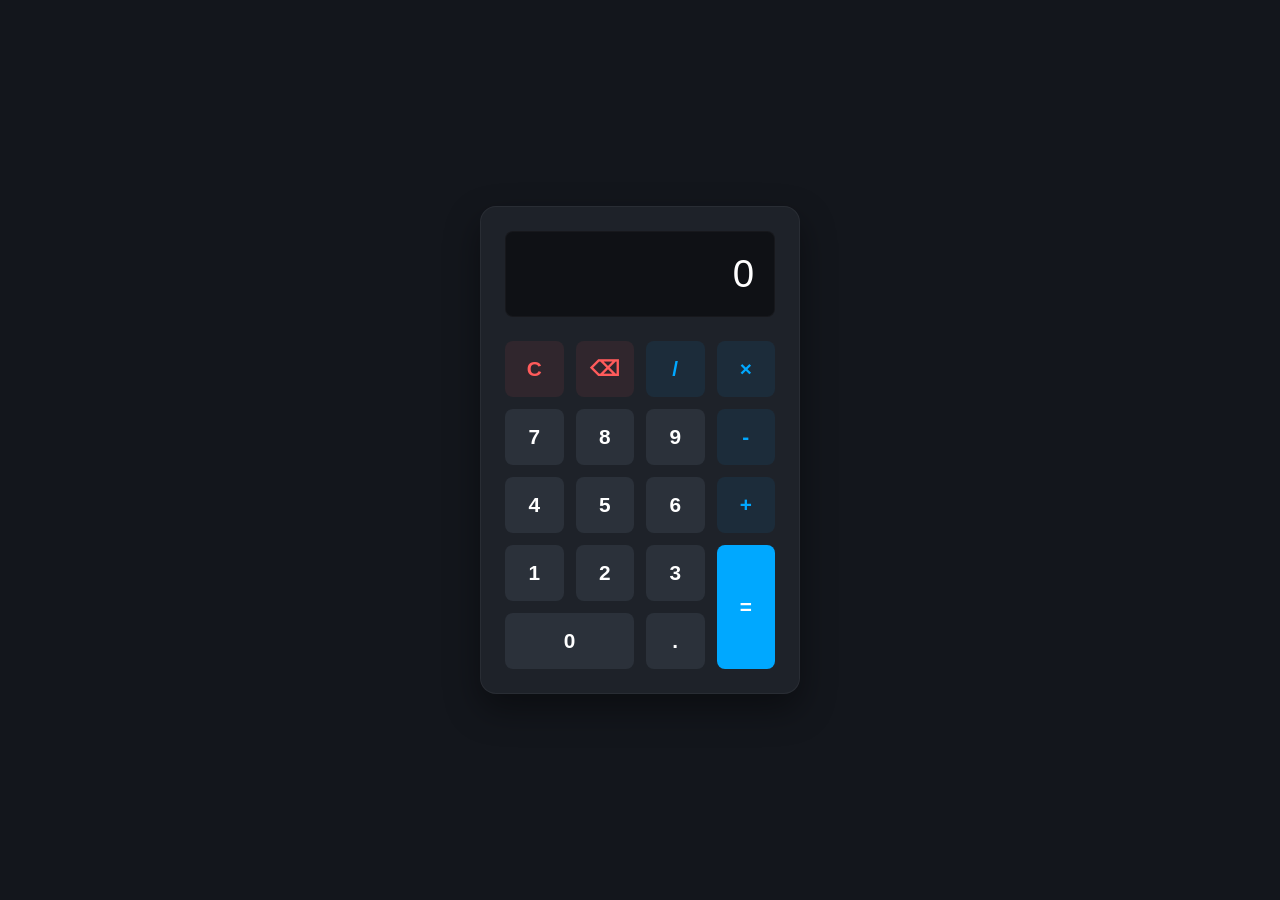
<file: calculator_index.html>
<!DOCTYPE html>
<html lang="en">
<head>
    <meta charset="UTF-8">
    <meta name="viewport" content="width=device-width, initial-scale=1.0">
    <title>Interactive Grid Calculator</title>
    <link rel="stylesheet" href="calculator_style.css">
</head>
<body>

    <div class="calculator-container">
        <div class="calculator">
            <!-- Screen Display -->
            <div class="display" id="display">0</div>
            
            <!-- Button Pad (CSS Grid) -->
            <div class="buttons-grid">
                <button class="btn ctrl" data-action="clear">C</button>
                <button class="btn ctrl" data-action="backspace">⌫</button>
                <button class="btn op" data-action="operator" data-val="/">/</button>
                <button class="btn op" data-action="operator" data-val="*">×</button>

                <button class="btn num" data-val="7">7</button>
                <button class="btn num" data-val="8">8</button>
                <button class="btn num" data-val="9">9</button>
                <button class="btn op" data-action="operator" data-val="-">-</button>

                <button class="btn num" data-val="4">4</button>
                <button class="btn num" data-val="5">5</button>
                <button class="btn num" data-val="6">6</button>
                <button class="btn op" data-action="operator" data-val="+">+</button>

                <button class="btn num" data-val="1">1</button>
                <button class="btn num" data-val="2">2</button>
                <button class="btn num" data-val="3">3</button>
                
                <!-- Equals Key spans rows dynamically -->
                <button class="btn eq" id="equals">=</button>

                <button class="btn num zero" data-val="0">0</button>
                <button class="btn num" data-val=".">.</button>
            </div>
        </div>
    </div>

    <script src="calculator_script.js"></script>
</body>
</html>
</file>
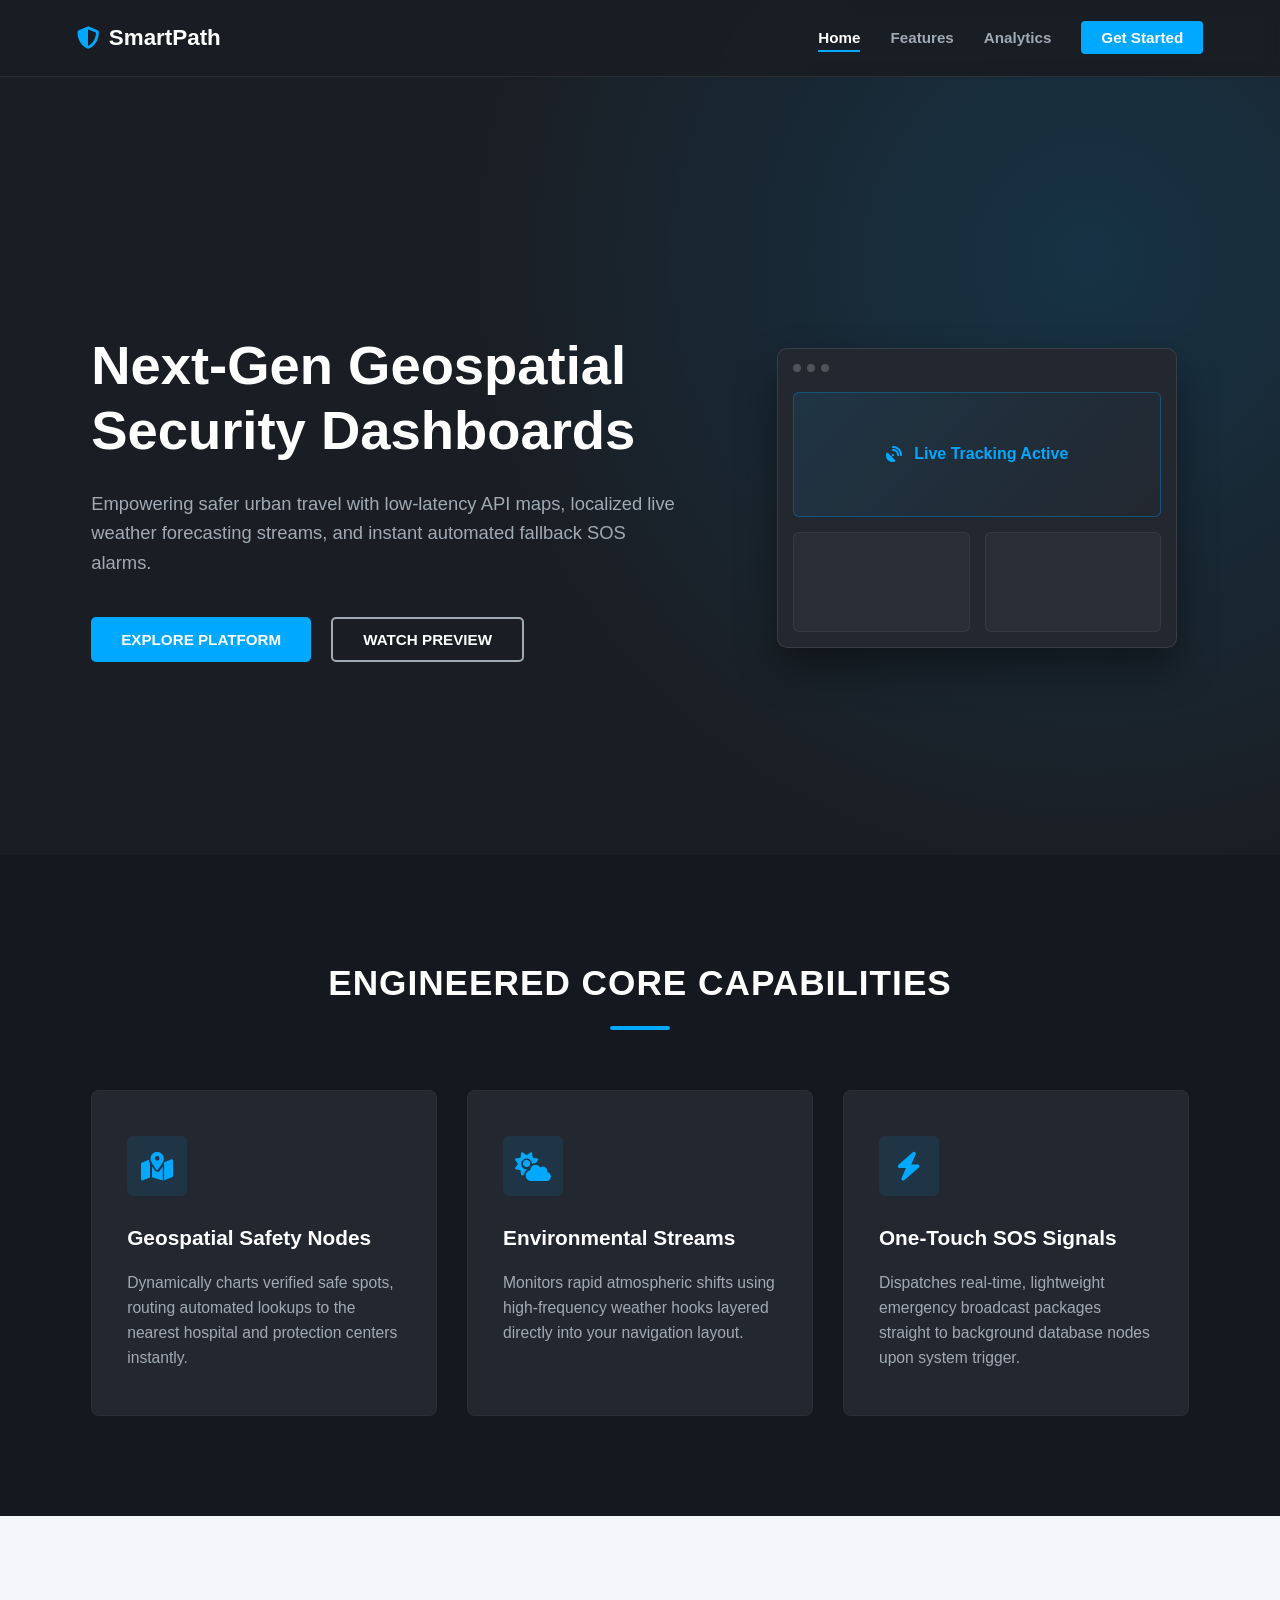
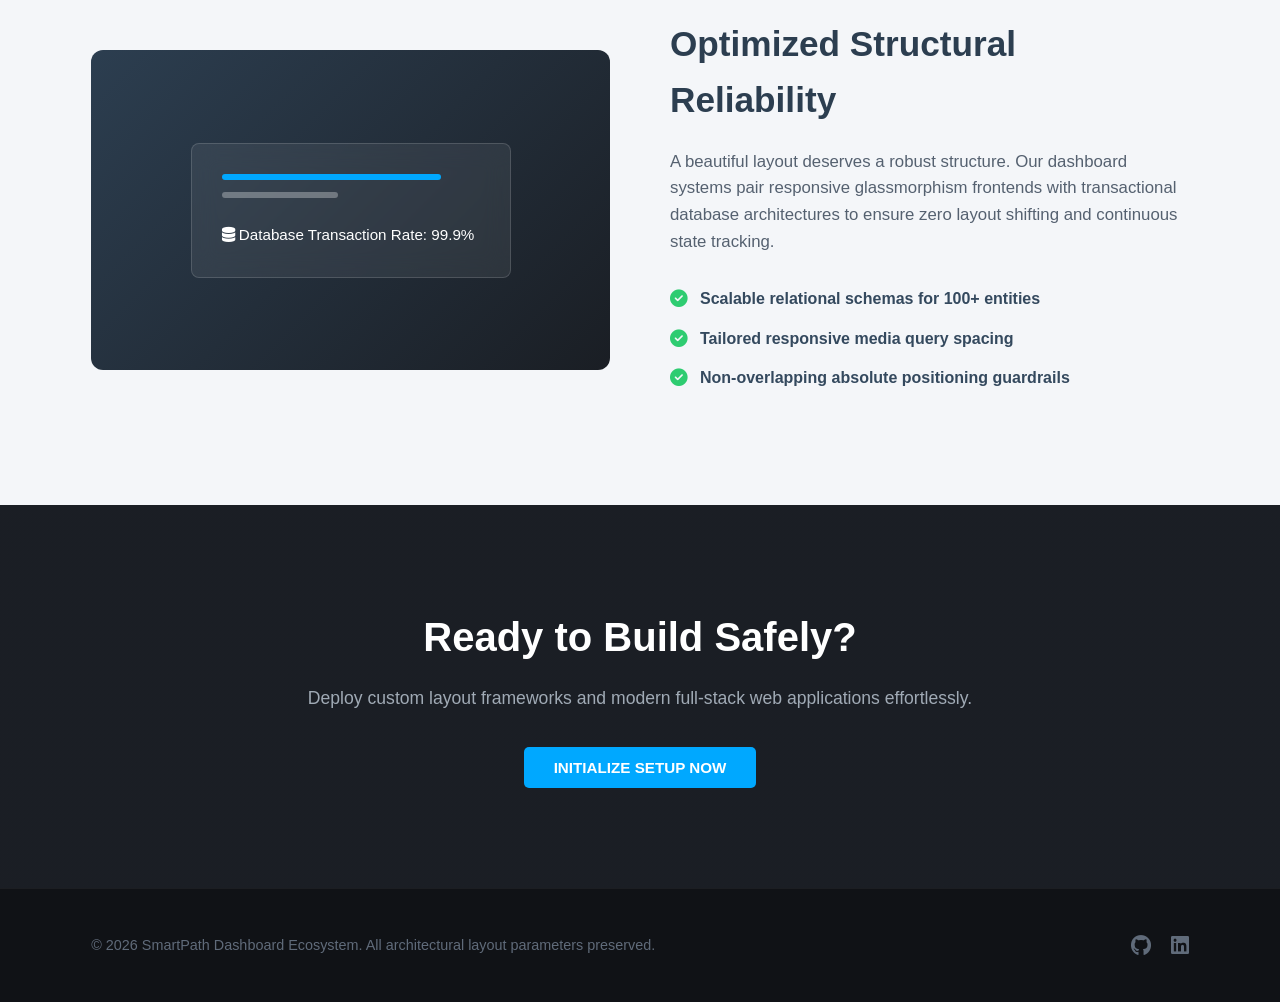
<file: landingpage_index.html>
<!DOCTYPE html>
<html lang="en">
<head>
    <meta charset="UTF-8">
    <meta name="viewport" content="width=device-width, initial-scale=1.0">
    <title>SmartPath | Smart Security Hub</title>
    <link rel="stylesheet" href="landingpage_style.css">
    <!-- Font Awesome Icons for visual elements -->
    <link rel="stylesheet" href="https://cdnjs.cloudflare.com/ajax/libs/font-awesome/6.4.0/css/all.min.css">
</head>
<body>

    <!-- 1. HEADER SECTION (Navbar) -->
    <header class="main-header">
        <div class="logo">
            <i class="fa-solid fa-shield-halved"></i> <span>SmartPath</span>
        </div>
        <nav>
            <ul class="nav-menu">
                <li><a href="#hero" class="nav-link active">Home</a></li>
                <li><a href="#features" class="nav-link">Features</a></li>
                <li><a href="#metrics" class="nav-link">Analytics</a></li>
                <li><a href="#cta" class="nav-link nav-btn">Get Started</a></li>
            </ul>
        </nav>
    </header>

    <!-- 2. HERO SECTION -->
    <section id="hero" class="hero-section">
        <div class="container hero-container">
            <div class="hero-text-box">
                <h1>Next-Gen Geospatial Security Dashboards</h1>
                <p>Empowering safer urban travel with low-latency API maps, localized live weather forecasting streams, and instant automated fallback SOS alarms.</p>
                <div class="hero-buttons">
                    <button class="btn btn-primary" id="exploreBtn">Explore Platform</button>
                    <button class="btn btn-secondary" id="demoBtn">Watch Preview</button>
                </div>
            </div>
            <div class="hero-visual-box">
                <!-- Conceptual framework preview box -->
                <div class="dashboard-mockup">
                    <div class="mockup-topbar">
                        <span class="dot"></span><span class="dot"></span><span class="dot"></span>
                    </div>
                    <div class="mockup-body">
                        <div class="mockup-card highlight">
                            <i class="fa-solid fa-satellite-dish"></i>
                            <span>Live Tracking Active</span>
                        </div>
                        <div class="mockup-card"></div>
                        <div class="mockup-card"></div>
                    </div>
                </div>
            </div>
        </div>
    </section>

    <!-- 3. FEATURES SECTION (Columns & Flex Elements) -->
    <section id="features" class="features-section">
        <div class="container">
            <div class="section-title">
                <h2>Engineered Core Capabilities</h2>
                <div class="underline"></div>
            </div>
            
            <div class="features-grid">
                <!-- Column 1 -->
                <div class="feature-card">
                    <div class="icon-wrapper"><i class="fa-solid fa-map-location-dot"></i></div>
                    <h3>Geospatial Safety Nodes</h3>
                    <p>Dynamically charts verified safe spots, routing automated lookups to the nearest hospital and protection centers instantly.</p>
                </div>
                <!-- Column 2 -->
                <div class="feature-card">
                    <div class="icon-wrapper"><i class="fa-solid fa-cloud-sun"></i></div>
                    <h3>Environmental Streams</h3>
                    <p>Monitors rapid atmospheric shifts using high-frequency weather hooks layered directly into your navigation layout.</p>
                </div>
                <!-- Column 3 -->
                <div class="feature-card">
                    <div class="icon-wrapper"><i class="fa-solid fa-bolt"></i></div>
                    <h3>One-Touch SOS Signals</h3>
                    <p>Dispatches real-time, lightweight emergency broadcast packages straight to background database nodes upon system trigger.</p>
                </div>
            </div>
        </div>
    </section>

    <!-- 4. ANALYTICS / INFO SECTION (Split Row Layout) -->
    <section id="metrics" class="info-section">
        <div class="container info-container">
            <div class="info-graphics">
                <div class="data-glass-box">
                    <div class="chart-line"></div>
                    <div class="chart-line short"></div>
                    <p class="glass-text"><i class="fa-solid fa-database"></i> Database Transaction Rate: 99.9%</p>
                </div>
            </div>
            <div class="info-text">
                <h2>Optimized Structural Reliability</h2>
                <p>A beautiful layout deserves a robust structure. Our dashboard systems pair responsive glassmorphism frontends with transactional database architectures to ensure zero layout shifting and continuous state tracking.</p>
                <ul class="check-list">
                    <li><i class="fa-solid fa-circle-check"></i> Scalable relational schemas for 100+ entities</li>
                    <li><i class="fa-solid fa-circle-check"></i> Tailored responsive media query spacing</li>
                    <li><i class="fa-solid fa-circle-check"></i> Non-overlapping absolute positioning guardrails</li>
                </ul>
            </div>
        </div>
    </section>

    <!-- 5. CALL TO ACTION SECTION -->
    <section id="cta" class="cta-section">
        <div class="container">
            <div class="cta-box">
                <h2>Ready to Build Safely?</h2>
                <p>Deploy custom layout frameworks and modern full-stack web applications effortlessly.</p>
                <button class="btn btn-primary" id="ctaActionBtn">Initialize Setup Now</button>
            </div>
        </div>
    </section>

    <!-- 6. FOOTER SECTION -->
    <footer class="main-footer">
        <div class="container footer-container">
            <p>&copy; 2026 SmartPath Dashboard Ecosystem. All architectural layout parameters preserved.</p>
            <div class="footer-links">
                <a href="#"><i class="fa-brands fa-github"></i></a>
                <a href="#"><i class="fa-brands fa-linkedin"></i></a>
            </div>
        </div>
    </footer>

    <script src="landingpage_script.js"></script>
</body>
</html>
</file>
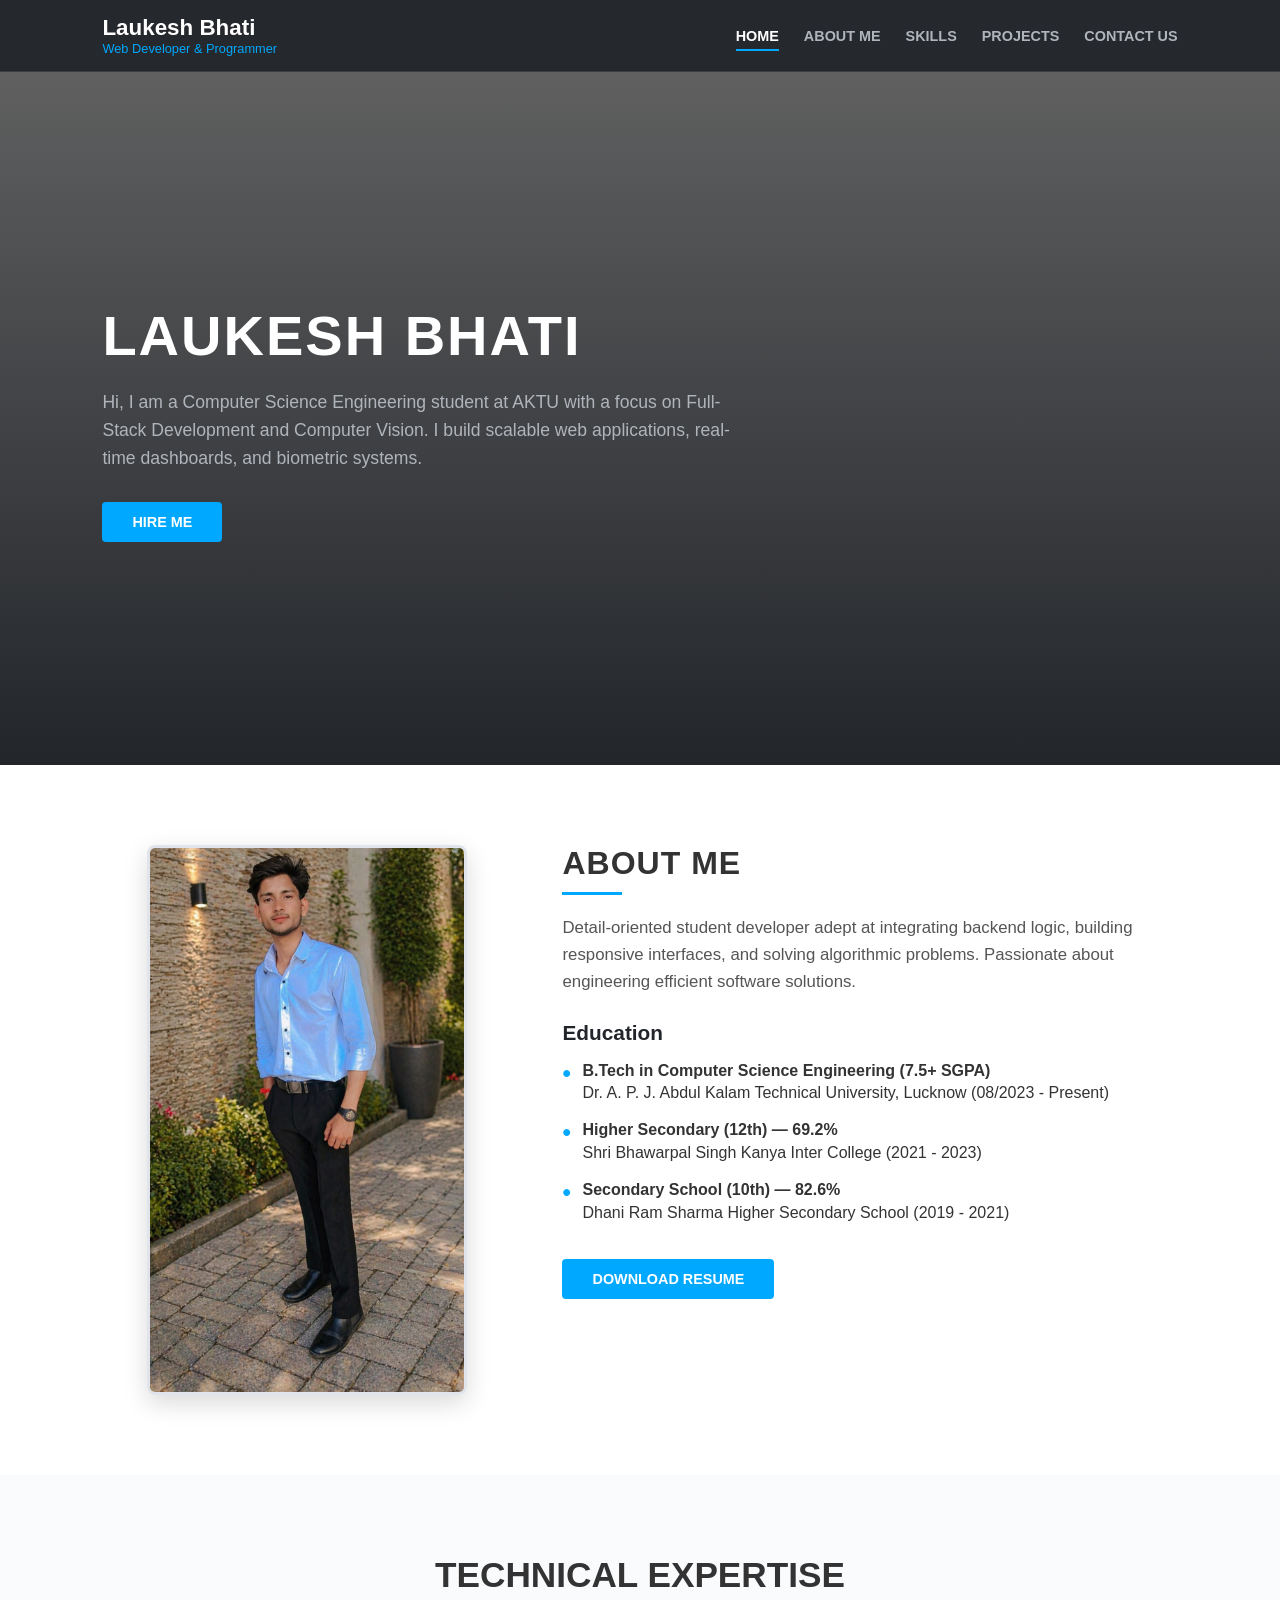
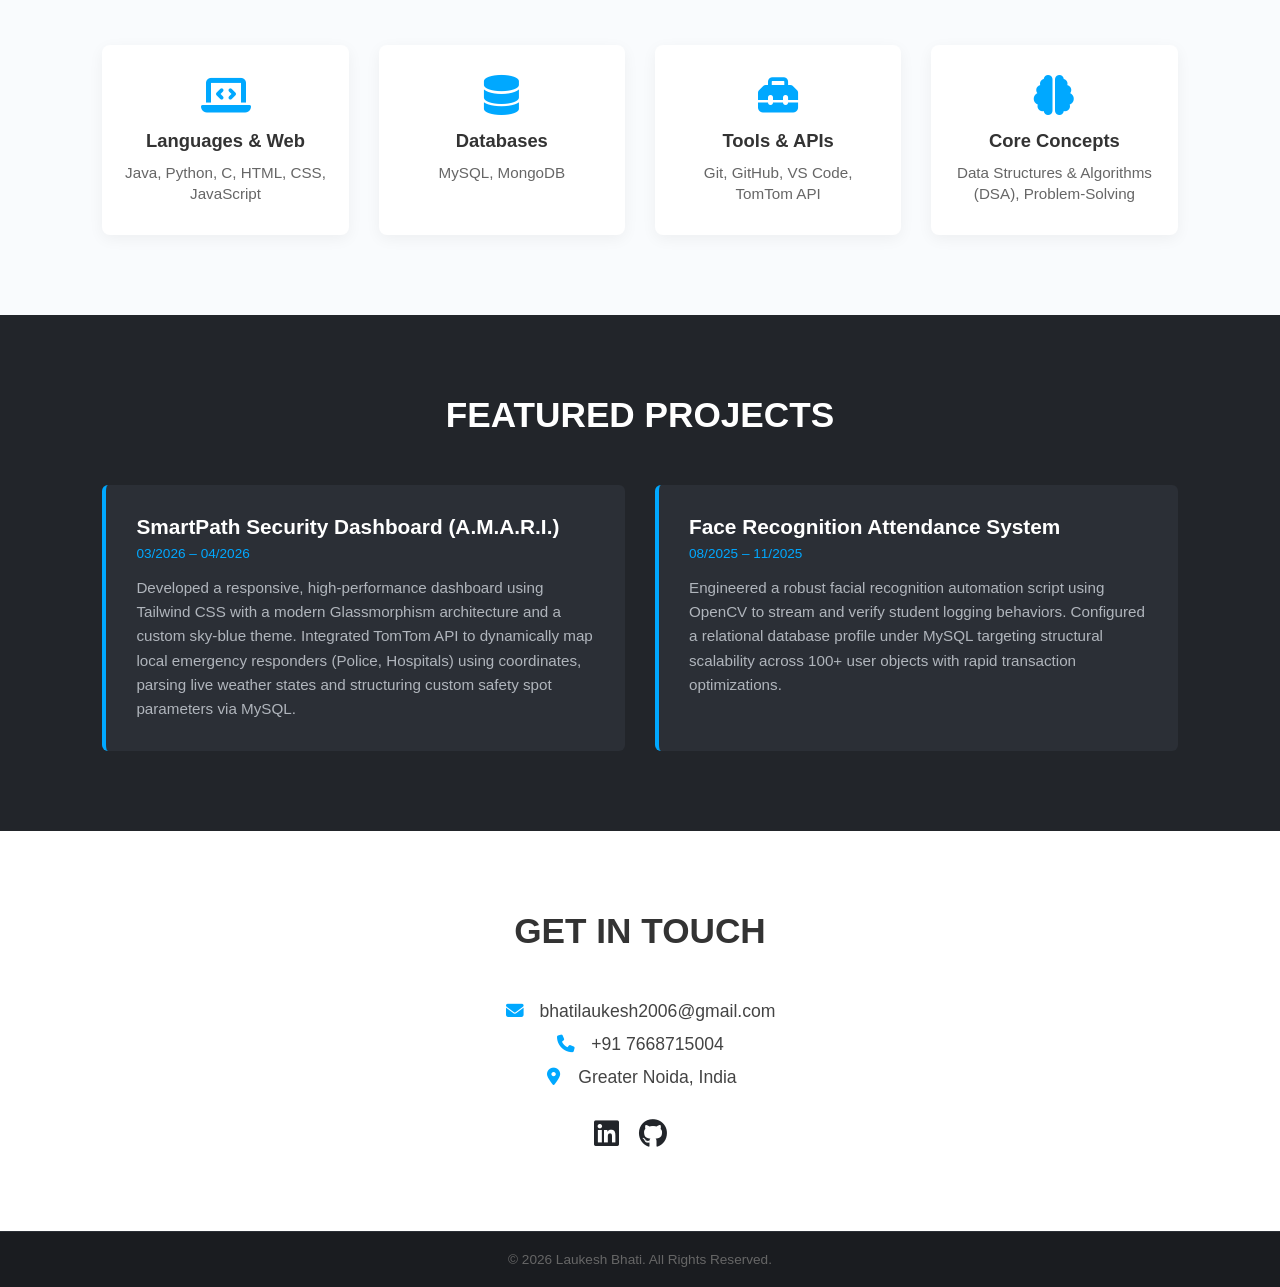
<file: portfolio_index.html>
<!DOCTYPE html>
<html lang="en">
<head>
    <meta charset="UTF-8">
    <meta name="viewport" content="width=device-width, initial-scale=1.0">
    <title>Laukesh Bhati | Portfolio</title>
    <link rel="stylesheet" href="portfolio_style.css">
    <!-- FontAwesome for icons -->
    <link rel="stylesheet" href="https://cdnjs.cloudflare.com/ajax/libs/font-awesome/6.4.0/css/all.min.css">
</head>
<body>

    <!-- NAVBAR -->
    <header class="navbar">
        <div class="logo">
            <h2>Laukesh Bhati</h2>
            <p>Web Developer & Programmer</p>
        </div>
        <nav>
            <ul class="nav-links">
                <li><a href="#home" class="active">Home</a></li>
                <li><a href="#about">About Me</a></li>
                <li><a href="#skills">Skills</a></li>
                <li><a href="#projects">Projects</a></li>
                <li><a href="#contact">Contact Us</a></li>
            </ul>
        </nav>
    </header>

    <!-- HERO SECTION -->
    <section id="home" class="hero-section">
        <div class="hero-content">
            <h1>LAUKESH BHATI</h1>
            <p class="hero-subtitle">
                Hi, I am a Computer Science Engineering student at AKTU with a focus on Full-Stack Development and Computer Vision. 
                I build scalable web applications, real-time dashboards, and biometric systems.
            </p>
            <a href="#contact" class="btn btn-primary">Hire Me</a>
        </div>
    </section>

    <!-- ABOUT ME SECTION -->
    <section id="about" class="about-section">
        <div class="about-container">
            <div class="about-image-box">
                <!-- Replace the old icon placeholder with your actual photo -->
                <img src="Laukesh bhati.jpeg" alt="Laukesh Bhati" class="profile-photo">
            </div>
        
            <div class="about-text-box">
            <!-- Leave the rest of your text box code exactly as it is -->
            <h2>ABOUT ME</h2>
                <div class="blue-line"></div>
                <p class="summary-text">
                    Detail-oriented student developer adept at integrating backend logic, building responsive interfaces, 
                    and solving algorithmic problems. Passionate about engineering efficient software solutions.
                </p>
                
                <div class="education-block">
                    <h3>Education</h3>
                    <ul>
                        <li>
                            <strong>B.Tech in Computer Science Engineering (7.5+ SGPA)</strong><br>
                            Dr. A. P. J. Abdul Kalam Technical University, Lucknow (08/2023 - Present)
                        </li>
                        <li>
                            <strong>Higher Secondary (12th) — 69.2%</strong><br>
                            Shri Bhawarpal Singh Kanya Inter College (2021 - 2023)
                        </li>
                        <li>
                            <strong>Secondary School (10th) — 82.6%</strong><br>
                            Dhani Ram Sharma Higher Secondary School (2019 - 2021)
                        </li>
                    </ul>
                </div>

                <a href="mailto:bhatilaukesh2006@gmail.com" class="btn btn-secondary">Download Resume</a>
            </div>
        </div>
    </section>

    <!-- SKILLS SECTION -->
    <section id="skills" class="skills-section">
        <h2 class="section-title">Technical Expertise</h2>
        <div class="skills-grid">
            <div class="skill-card">
                <i class="fa-solid fa-laptop-code"></i>
                <h3>Languages & Web</h3>
                <p>Java, Python, C, HTML, CSS, JavaScript</p>
            </div>
            <div class="skill-card">
                <i class="fa-solid fa-database"></i>
                <h3>Databases</h3>
                <p>MySQL, MongoDB</p>
            </div>
            <div class="skill-card">
                <i class="fa-solid fa-toolbox"></i>
                <h3>Tools & APIs</h3>
                <p>Git, GitHub, VS Code, TomTom API</p>
            </div>
            <div class="skill-card">
                <i class="fa-solid fa-brain"></i>
                <h3>Core Concepts</h3>
                <p>Data Structures & Algorithms (DSA), Problem-Solving</p>
            </div>
        </div>
    </section>

    <!-- PROJECTS SECTION -->
    <section id="projects" class="projects-section">
        <h2 class="section-title">Featured Projects</h2>
        <div class="projects-container">
            
            <div class="project-card">
                <h3>SmartPath Security Dashboard (A.M.A.R.I.)</h3>
                <span class="project-date">03/2026 – 04/2026</span>
                <p>Developed a responsive, high-performance dashboard using Tailwind CSS with a modern Glassmorphism architecture and a custom sky-blue theme. Integrated TomTom API to dynamically map local emergency responders (Police, Hospitals) using coordinates, parsing live weather states and structuring custom safety spot parameters via MySQL.</p>
            </div>

            <div class="project-card">
                <h3>Face Recognition Attendance System</h3>
                <span class="project-date">08/2025 – 11/2025</span>
                <p>Engineered a robust facial recognition automation script using OpenCV to stream and verify student logging behaviors. Configured a relational database profile under MySQL targeting structural scalability across 100+ user objects with rapid transaction optimizations.</p>
            </div>

        </div>
    </section>

    <!-- CONTACT SECTION -->
    <section id="contact" class="contact-section">
        <h2 class="section-title">Get In Touch</h2>
        <div class="contact-container">
            <div class="contact-info">
                <p><i class="fa-solid fa-envelope"></i> bhatilaukesh2006@gmail.com</p>
                <p><i class="fa-solid fa-phone"></i> +91 7668715004</p>
                <p><i class="fa-solid fa-location-dot"></i> Greater Noida, India</p>
            </div>
            <div class="social-links">
                <a href="https://linkedin.com/in/laukesh-bhati-39267b36a" target="_blank" class="social-icon"><i class="fa-brands fa-linkedin"></i></a>
                <a href="https://github.com/Laukesh-bhati11" target="_blank" class="social-icon"><i class="fa-brands fa-github"></i></a>
                <a href="https://leetcode.com/u/Laukesh_bhati22" target="_blank" class="social-icon"><i class="fa-code"></i></a>
            </div>
        </div>
    </section>

    <!-- FOOTER -->
    <footer>
        <p>&copy; 2026 Laukesh Bhati. All Rights Reserved.</p>
    </footer>

    <script src="portfolio_script.js"></script>
</body>
</html>
</file>
<file: calculator_style.css>
/* --- UNIVERSAL RESET --- */
* {
    margin: 0;
    padding: 0;
    box-sizing: border-box;
    font-family: 'Segoe UI', Tahoma, Geneva, Verdana, sans-serif;
}

body {
    background-color: #13161c;
    display: flex;
    justify-content: center;
    align-items: center;
    min-height: 100vh;
}

.calculator-container {
    padding: 20px;
}

.calculator {
    background-color: #1e2229;
    width: 320px;
    border-radius: 16px;
    padding: 24px;
    box-shadow: 0 15px 35px rgba(0, 0, 0, 0.4);
    border: 1px solid rgba(255, 255, 255, 0.05);
}

/* SCREEN DISPLAY */
.display {
    background-color: #0f1115;
    color: #ffffff;
    font-size: 2.4rem;
    text-align: right;
    padding: 20px;
    border-radius: 8px;
    margin-bottom: 24px;
    overflow-x: auto;
    white-space: nowrap;
    border: 1px solid rgba(255, 255, 255, 0.03);
    min-height: 85px;
}

/* Hide display scrollbar */
.display::-webkit-scrollbar {
    display: none;
}

/* GRID LAYOUT FOR BUTTONS */
.buttons-grid {
    display: grid;
    grid-template-columns: repeat(4, 1fr);
    gap: 12px;
}

.btn {
    background-color: #2b313a;
    border: none;
    outline: none;
    color: #ffffff;
    font-size: 1.3rem;
    font-weight: 600;
    padding: 16px 0;
    border-radius: 8px;
    cursor: pointer;
    transition: all 0.2s ease;
}

.btn:hover {
    background-color: #38404c;
    transform: translateY(-2px);
}

.btn:active {
    transform: translateY(0);
}

/* CUSTOM BUTTON ALIGNMENTS & COLOR SCHEMES */
.zero {
    grid-column: span 2; /* Takes up two columns */
}

.eq {
    grid-row: span 2; /* Extends down across two rows */
    background-color: #00a8ff; /* Clean Sky-Blue accent button */
    color: #ffffff;
    display: flex;
    align-items: center;
    justify-content: center;
}

.eq:hover {
    background-color: #0086cc;
}

.op {
    color: #00a8ff;
    background-color: rgba(0, 168, 255, 0.08);
}

.op:hover {
    background-color: rgba(0, 168, 255, 0.18);
}

.ctrl {
    color: #ff5b5b;
    background-color: rgba(255, 91, 91, 0.08);
}

.ctrl:hover {
    background-color: rgba(255, 91, 91, 0.18);
}
</file>
<file: landingpage_style.css>
/* --- UNIVERSAL RESET & CONFIGURATION --- */
* {
    margin: 0;
    padding: 0;
    box-sizing: border-box;
    font-family: 'Segoe UI', Tahoma, Geneva, Verdana, sans-serif;
}

:root {
    --sky-blue: #00a8ff;
    --sky-blue-hover: #0086cc;
    --bg-dark: #1a1e24;
    --bg-card: #232830;
    --text-white: #ffffff;
    --text-muted: #a0aab5;
    --bg-light: #f4f6f9;
    --text-dark: #2c3e50;
    --padding-section: 100px;
}

html {
    scroll-behavior: smooth;
}

body {
    background-color: var(--bg-dark);
    color: var(--text-white);
    line-height: 1.6;
    overflow-x: hidden; /* Guards against accidental horizontal layout spill */
}

/* --- REUSABLE STRUCTURAL CONTAINERS --- */
.container {
    width: 100%;
    max-width: 1200px;
    margin: 0 auto;
    padding: 0 4%;
}

.underline {
    width: 60px;
    height: 4px;
    background-color: var(--sky-blue);
    margin: 15px auto 0 auto;
    border-radius: 2px;
}

.section-title {
    text-align: center;
    margin-bottom: 60px;
}

.section-title h2 {
    font-size: 2.2rem;
    font-weight: 700;
    text-transform: uppercase;
    letter-spacing: 1px;
}

/* --- BUTTON ARCHITECTURE --- */
.btn {
    padding: 12px 30px;
    font-size: 0.95rem;
    font-weight: 600;
    border: none;
    border-radius: 5px;
    cursor: pointer;
    transition: all 0.3s ease;
    text-transform: uppercase;
    display: inline-block;
}

.btn-primary {
    background-color: var(--sky-blue);
    color: var(--text-white);
}

.btn-primary:hover {
    background-color: var(--sky-blue-hover);
    transform: translateY(-2px);
}

.btn-secondary {
    background-color: transparent;
    border: 2px solid var(--text-muted);
    color: var(--text-white);
}

.btn-secondary:hover {
    border-color: var(--sky-blue);
    color: var(--sky-blue);
    transform: translateY(-2px);
}

/* --- NAVIGATION HEADER --- */
.main-header {
    position: fixed;
    top: 0;
    left: 0;
    width: 100%;
    background-color: rgba(26, 30, 36, 0.96);
    backdrop-filter: blur(8px);
    display: flex;
    justify-content: space-between;
    align-items: center;
    padding: 20px 6%;
    z-index: 1000;
    border-bottom: 1px solid rgba(255, 255, 255, 0.08);
}

.logo {
    font-size: 1.4rem;
    font-weight: 700;
    display: flex;
    align-items: center;
    gap: 10px;
}

.logo i {
    color: var(--sky-blue);
}

.nav-menu {
    display: flex;
    align-items: center;
    list-style: none;
    gap: 30px;
}

.nav-link {
    color: var(--text-muted);
    text-decoration: none;
    font-size: 0.95rem;
    font-weight: 600;
    padding-bottom: 4px;
    transition: color 0.3s ease;
    border-bottom: 2px solid transparent;
}

.nav-link:hover,
.nav-link.active {
    color: var(--text-white);
    border-bottom-color: var(--sky-blue);
}

/* Specialty CTA inside menu list item */
.nav-menu .nav-btn {
    background-color: var(--sky-blue);
    color: var(--text-white) !important;
    padding: 8px 20px;
    border-radius: 4px;
    border-bottom: none;
}

.nav-menu .nav-btn:hover {
    background-color: var(--sky-blue-hover);
}

/* --- HERO BANNER (2 Column Grid) --- */
.hero-section {
    min-height: 95vh;
    padding-top: 140px;
    display: flex;
    align-items: center;
    background: radial-gradient(circle at 85% 30%, rgba(0, 168, 255, 0.15), transparent 50%);
}

.hero-container {
    display: grid;
    grid-template-columns: 1.2fr 0.8fr;
    gap: 40px;
    align-items: center;
}

.hero-text-box h1 {
    font-size: 3.4rem;
    line-height: 1.2;
    margin-bottom: 25px;
}

.hero-text-box p {
    color: var(--text-muted);
    font-size: 1.15rem;
    margin-bottom: 40px;
    max-width: 600px;
}

.hero-buttons {
    display: flex;
    gap: 20px;
}

/* HERO INTERFACE MOCKUP Container box */
.hero-visual-box {
    display: flex;
    justify-content: center;
}

.dashboard-mockup {
    background-color: var(--bg-card);
    width: 100%;
    max-width: 400px;
    height: 300px;
    border-radius: 10px;
    border: 1px solid rgba(255, 255, 255, 0.1);
    padding: 15px;
    display: flex;
    flex-direction: column;
    box-shadow: 0 20px 40px rgba(0,0,0,0.4);
}

.mockup-topbar {
    display: flex;
    gap: 6px;
    margin-bottom: 20px;
}

.mockup-topbar .dot {
    width: 8px;
    height: 8px;
    background-color: rgba(255, 255, 255, 0.2);
    border-radius: 50%;
}

.mockup-body {
    flex-grow: 1;
    display: grid;
    grid-template-columns: 1fr 1fr;
    gap: 15px;
}

.mockup-card {
    background-color: rgba(255, 255, 255, 0.03);
    border-radius: 6px;
    border: 1px solid rgba(255, 255, 255, 0.05);
}

.mockup-card.highlight {
    grid-column: span 2;
    display: flex;
    align-items: center;
    justify-content: center;
    gap: 12px;
    color: var(--sky-blue);
    font-weight: 600;
    background: linear-gradient(135deg, rgba(0, 168, 255, 0.1), transparent);
    border-color: rgba(0, 168, 255, 0.3);
}

/* --- FEATURES SECTION (3 Column Multi-Card) --- */
.features-section {
    padding: var(--padding-section) 0;
    background-color: #15181e;
}

.features-grid {
    display: grid;
    grid-template-columns: repeat(auto-fit, minmax(300px, 1fr));
    gap: 30px;
}

.feature-card {
    background-color: var(--bg-card);
    padding: 45px 35px;
    border-radius: 8px;
    border: 1px solid rgba(255, 255, 255, 0.03);
    transition: transform 0.3s ease, box-shadow 0.3s ease;
}

.feature-card:hover {
    transform: translateY(-8px);
    box-shadow: 0 15px 35px rgba(0, 168, 255, 0.15);
}

.icon-wrapper {
    width: 60px;
    height: 60px;
    background-color: rgba(0, 168, 255, 0.1);
    border-radius: 6px;
    display: flex;
    align-items: center;
    justify-content: center;
    margin-bottom: 25px;
}

.icon-wrapper i {
    font-size: 1.8rem;
    color: var(--sky-blue);
}

.feature-card h3 {
    font-size: 1.3rem;
    margin-bottom: 15px;
}

.feature-card p {
    color: var(--text-muted);
    font-size: 0.98rem;
}

/* --- ANALYTICS / SPLIT SECTION (Light Background Row) --- */
.info-section {
    padding: var(--padding-section) 0;
    background-color: var(--bg-light);
    color: var(--text-dark);
}

.info-container {
    display: grid;
    grid-template-columns: 1fr 1fr;
    gap: 60px;
    align-items: center;
}

.info-graphics {
    height: 320px;
    background: linear-gradient(135deg, #2c3e50, #1a1e24);
    border-radius: 12px;
    display: flex;
    align-items: center;
    justify-content: center;
    padding: 30px;
}

.data-glass-box {
    background: rgba(255, 255, 255, 0.07);
    backdrop-filter: blur(12px);
    -webkit-backdrop-filter: blur(12px);
    border: 1px solid rgba(255, 255, 255, 0.15);
    padding: 30px;
    border-radius: 8px;
    width: 100%;
    max-width: 320px;
}

.chart-line {
    height: 6px;
    background-color: var(--sky-blue);
    border-radius: 3px;
    margin-bottom: 12px;
    width: 85%;
}

.chart-line.short {
    width: 45%;
    background-color: rgba(255,255,255,0.3);
}

.glass-text {
    color: var(--text-white);
    margin-top: 25px;
    font-size: 0.95rem;
    font-weight: 500;
}

.info-text h2 {
    font-size: 2.2rem;
    margin-bottom: 20px;
    color: var(--text-dark);
}

.info-text p {
    color: #556170;
    font-size: 1.05rem;
    margin-bottom: 30px;
}

.check-list {
    list-style: none;
}

.check-list li {
    margin-bottom: 14px;
    display: flex;
    align-items: center;
    gap: 12px;
    font-weight: 600;
    color: #34495e;
}

.check-list i {
    color: #2ecc71;
    font-size: 1.1rem;
}

/* --- CALL TO ACTION (Centered Box Layout) --- */
.cta-section {
    padding: var(--padding-section) 0;
    background: linear-gradient(rgba(26, 30, 36, 0.9), rgba(26, 30, 36, 0.9)), url('https://images.unsplash.com/photo-1451187580459-43490279c0fa?q=80&w=1200') no-repeat center center/cover;
    text-align: center;
}

.cta-box h2 {
    font-size: 2.5rem;
    margin-bottom: 15px;
}

.cta-box p {
    color: var(--text-muted);
    font-size: 1.1rem;
    margin-bottom: 35px;
}

/* --- FOOTER LAYOUT --- */
.main-footer {
    background-color: #101216;
    padding: 40px 0;
    border-top: 1px solid rgba(255, 255, 255, 0.05);
}

.footer-container {
    display: flex;
    justify-content: space-between;
    align-items: center;
}

.footer-container p {
    color: #606b7a;
    font-size: 0.9rem;
}

.footer-links {
    display: flex;
    gap: 20px;
}

.footer-links a {
    color: #606b7a;
    font-size: 1.3rem;
    transition: color 0.3s;
}

.footer-links a:hover {
    color: var(--sky-blue);
}

/* --- MEDIA BREAKPOINTS (Responsive Fluid Rules) --- */
@media (max-width: 992px) {
    .hero-container, .info-container {
        grid-template-columns: 1fr;
        text-align: center;
    }

    .hero-text-box {
        display: flex;
        flex-direction: column;
        align-items: center;
    }

    .hero-buttons, .check-list li {
        justify-content: center;
    }

    .hero-text-box h1 {
        font-size: 2.6rem;
    }

    .footer-container {
        flex-direction: column;
        gap: 20px;
    }
}

@media (max-width: 600px) {
    .nav-menu {
        display: none; /* Safely collapses links to maintain standard layout ratios without overflow */
    }
    
    .hero-text-box h1 {
        font-size: 2.1rem;
    }
    
    :root {
        --padding-section: 60px;
    }
}
</file>
<file: portfolio_style.css>
/* --- RESET & VARIABLES --- */
* {
    margin: 0;
    padding: 0;
    box-sizing: border-box;
    font-family: 'Segoe UI', Tahoma, Geneva, Verdana, sans-serif;
    scroll-behavior: smooth;
}

:root {
    --bg-dark: #22252a;
    --text-light: #ffffff;
    --text-gray: #b0b5bc;
    --sky-blue: #00a8ff;
    --sky-blue-hover: #0086cc;
    --bg-white: #ffffff;
    --text-dark: #333333;
}

/* --- NAVBAR --- */
.navbar {
    position: fixed;
    top: 0;
    left: 0;
    width: 100%;
    display: flex;
    justify-content: space-between;
    align-items: center;
    padding: 15px 8%;
    background-color: rgba(34, 37, 42, 0.95);
    z-index: 1000;
    border-bottom: 1px solid rgba(255, 255, 255, 0.1);
}

.logo h2 {
    color: var(--text-light);
    font-size: 1.4rem;
    font-weight: 700;
}

.logo p {
    color: var(--sky-blue);
    font-size: 0.8rem;
}

.nav-links {
    display: flex;
    list-style: none;
}

.nav-links li {
    margin-left: 25px;
}

.nav-links a {
    color: var(--text-gray);
    text-decoration: none;
    font-size: 0.9rem;
    font-weight: 600;
    text-transform: uppercase;
    transition: color 0.3s ease, border-bottom 0.3s ease;
    padding-bottom: 5px;
}

/* Active and Hover states for Nav Options */
.nav-links a:hover,
.nav-links a.active {
    color: var(--text-light);
    border-bottom: 2px solid var(--sky-blue);
}

/* --- HERO SECTION --- */
.hero-section {
    height: 85vh;
    background: linear-gradient(rgba(0, 0, 0, 0.6), rgba(34, 37, 42, 1)), url('https://images.unsplash.com/photo-1555066931-4365d14bab8c?q=80&w=1470&auto=format&fit=crop') no-repeat center center/cover;
    display: flex;
    align-items: center;
    padding: 0 8%;
    padding-top: 80px;
}

.hero-content {
    max-width: 650px;
}

.hero-content h1 {
    color: var(--text-light);
    font-size: 3.5rem;
    letter-spacing: 2px;
    margin-bottom: 20px;
}

.hero-subtitle {
    color: var(--text-gray);
    font-size: 1.1rem;
    line-height: 1.6;
    margin-bottom: 30px;
}

/* --- BUTTONS --- */
.btn {
    display: inline-block;
    padding: 12px 30px;
    font-size: 0.9rem;
    font-weight: 600;
    text-transform: uppercase;
    text-decoration: none;
    border-radius: 4px;
    transition: transform 0.2s, background-color 0.3s;
    cursor: pointer;
}

.btn:active {
    transform: scale(0.98);
}

.btn-primary {
    background-color: var(--sky-blue);
    color: var(--text-light);
}

.btn-primary:hover {
    background-color: var(--sky-blue-hover);
}

.btn-secondary {
    background-color: var(--sky-blue);
    color: var(--text-light);
    margin-top: 20px;
}

.btn-secondary:hover {
    background-color: var(--sky-blue-hover);
}

/* --- ABOUT ME SECTION --- */
.about-section {
    background-color: var(--bg-white);
    padding: 80px 8%;
    color: var(--text-dark);
}

.about-container {
    display: flex;
    gap: 50px;
    align-items: flex-start;
}

.about-image-box {
    flex: 1;
    display: flex;
    justify-content: center;
}

.profile-avatar-placeholder {
    width: 320px;
    height: 400px;
    background-color: #f0f2f5;
    border-radius: 8px;
    display: flex;
    justify-content: center;
    align-items: center;
    font-size: 5rem;
    color: var(--sky-blue);
    border: 3px solid #e1e4e8;
}

.about-text-box {
    flex: 1.5;
}

.about-text-box h2 {
    font-size: 2rem;
    letter-spacing: 1px;
}

.blue-line {
    width: 60px;
    height: 3px;
    background-color: var(--sky-blue);
    margin: 10px 0 20px 0;
}

.summary-text {
    font-size: 1.05rem;
    line-height: 1.6;
    color: #555;
    margin-bottom: 25px;
}

.education-block h3 {
    margin-bottom: 15px;
    font-size: 1.3rem;
    color: var(--bg-dark);
}

.education-block ul {
    list-style: none;
}

.education-block li {
    margin-bottom: 15px;
    position: relative;
    padding-left: 20px;
    line-height: 1.4;
}

.education-block li::before {
    content: "•";
    color: var(--sky-blue);
    font-weight: bold;
    font-size: 1.5rem;
    position: absolute;
    left: 0;
    top: -4px;
}

/* --- SECTION GENERAL HEADERS --- */
.section-title {
    text-align: center;
    font-size: 2.2rem;
    margin-bottom: 50px;
    position: relative;
    text-transform: uppercase;
}

/* --- SKILLS SECTION --- */
.skills-section {
    background-color: #f9fbfd;
    padding: 80px 8%;
    color: var(--text-dark);
}

.skills-grid {
    display: grid;
    grid-template-columns: repeat(auto-fit, minmax(220px, 1fr));
    gap: 30px;
}

.skill-card {
    background: var(--bg-white);
    padding: 30px 20px;
    border-radius: 8px;
    text-align: center;
    box-shadow: 0 4px 15px rgba(0,0,0,0.05);
    transition: transform 0.3s;
}

.skill-card:hover {
    transform: translateY(-5px);
}

.skill-card i {
    font-size: 2.5rem;
    color: var(--sky-blue);
    margin-bottom: 15px;
}

.skill-card h3 {
    margin-bottom: 10px;
    font-size: 1.15rem;
}

.skill-card p {
    color: #666;
    font-size: 0.95rem;
    line-height: 1.4;
}

/* --- PROJECTS SECTION --- */
.projects-section {
    background-color: var(--bg-dark);
    color: var(--text-light);
    padding: 80px 8%;
}

.projects-container {
    display: grid;
    grid-template-columns: repeat(auto-fit, minmax(350px, 1fr));
    gap: 30px;
}

.project-card {
    background-color: #2b2f36;
    padding: 30px;
    border-radius: 6px;
    border-left: 4px solid var(--sky-blue);
}

.project-card h3 {
    font-size: 1.3rem;
    margin-bottom: 5px;
}

.project-date {
    display: inline-block;
    color: var(--sky-blue);
    font-size: 0.85rem;
    margin-bottom: 15px;
    font-weight: 500;
}

.project-card p {
    color: var(--text-gray);
    font-size: 0.95rem;
    line-height: 1.6;
}

/* --- CONTACT SECTION --- */
.contact-section {
    background-color: var(--bg-white);
    color: var(--text-dark);
    padding: 80px 8%;
    text-align: center;
}

.contact-container {
    max-width: 600px;
    margin: 0 auto;
}

.contact-info {
    margin-bottom: 30px;
}

.contact-info p {
    font-size: 1.1rem;
    margin: 12px 0;
    color: #444;
}

.contact-info i {
    color: var(--sky-blue);
    margin-right: 10px;
    width: 20px;
}

.social-links {
    display: flex;
    justify-content: center;
    gap: 20px;
}

.social-icon {
    font-size: 1.8rem;
    color: var(--bg-dark);
    transition: color 0.3s, transform 0.2s;
}

.social-icon:hover {
    color: var(--sky-blue);
    transform: scale(1.15);
}

/* --- FOOTER --- */
footer {
    background-color: #1a1c20;
    color: #666;
    text-align: center;
    padding: 20px;
    font-size: 0.85rem;
    border-top: 1px solid #2b2f36;
}

/* --- RESPONSIVENESS --- */
@media (max-width: 768px) {
    .navbar {
        flex-direction: column;
        padding: 15px;
    }
    .nav-links {
        margin-top: 15px;
    }
    .nav-links li {
        margin: 0 10px;
    }
    .about-container {
        flex-direction: column;
    }
    .profile-avatar-placeholder {
        width: 100%;
        max-width: 320px;
        height: 320px;
    }
    .hero-content h1 {
        font-size: 2.5rem;
    }
}

/* Styling for your custom uploaded photo */
.profile-photo {
    width: 100%;
    max-width: 320px;
    height: 550px;
    border-radius: 8px;          /* Clean rounded edges matching the placeholder design */
    object-fit: cover;           /* Prevents the image from stretching or compressing weirdly */
    object-position: center;     /* Centers your face dynamically in the viewport box */
    border: 3px solid #e1e5eb;   /* Keeps the neat border layout border from your blueprint */
    box-shadow: 0 8px 25px rgba(0, 0, 0, 0.15); /* Adds a premium subtle shadow effect */
}

/* Adjusting responsiveness for mobile screens */
@media (max-width: 992px) {
    .profile-photo {
        max-width: 280px;
        height: 300px;
        object-position: top center; /* Keeps focus on your face when it scales down on mobile */
    }
}
</file>
